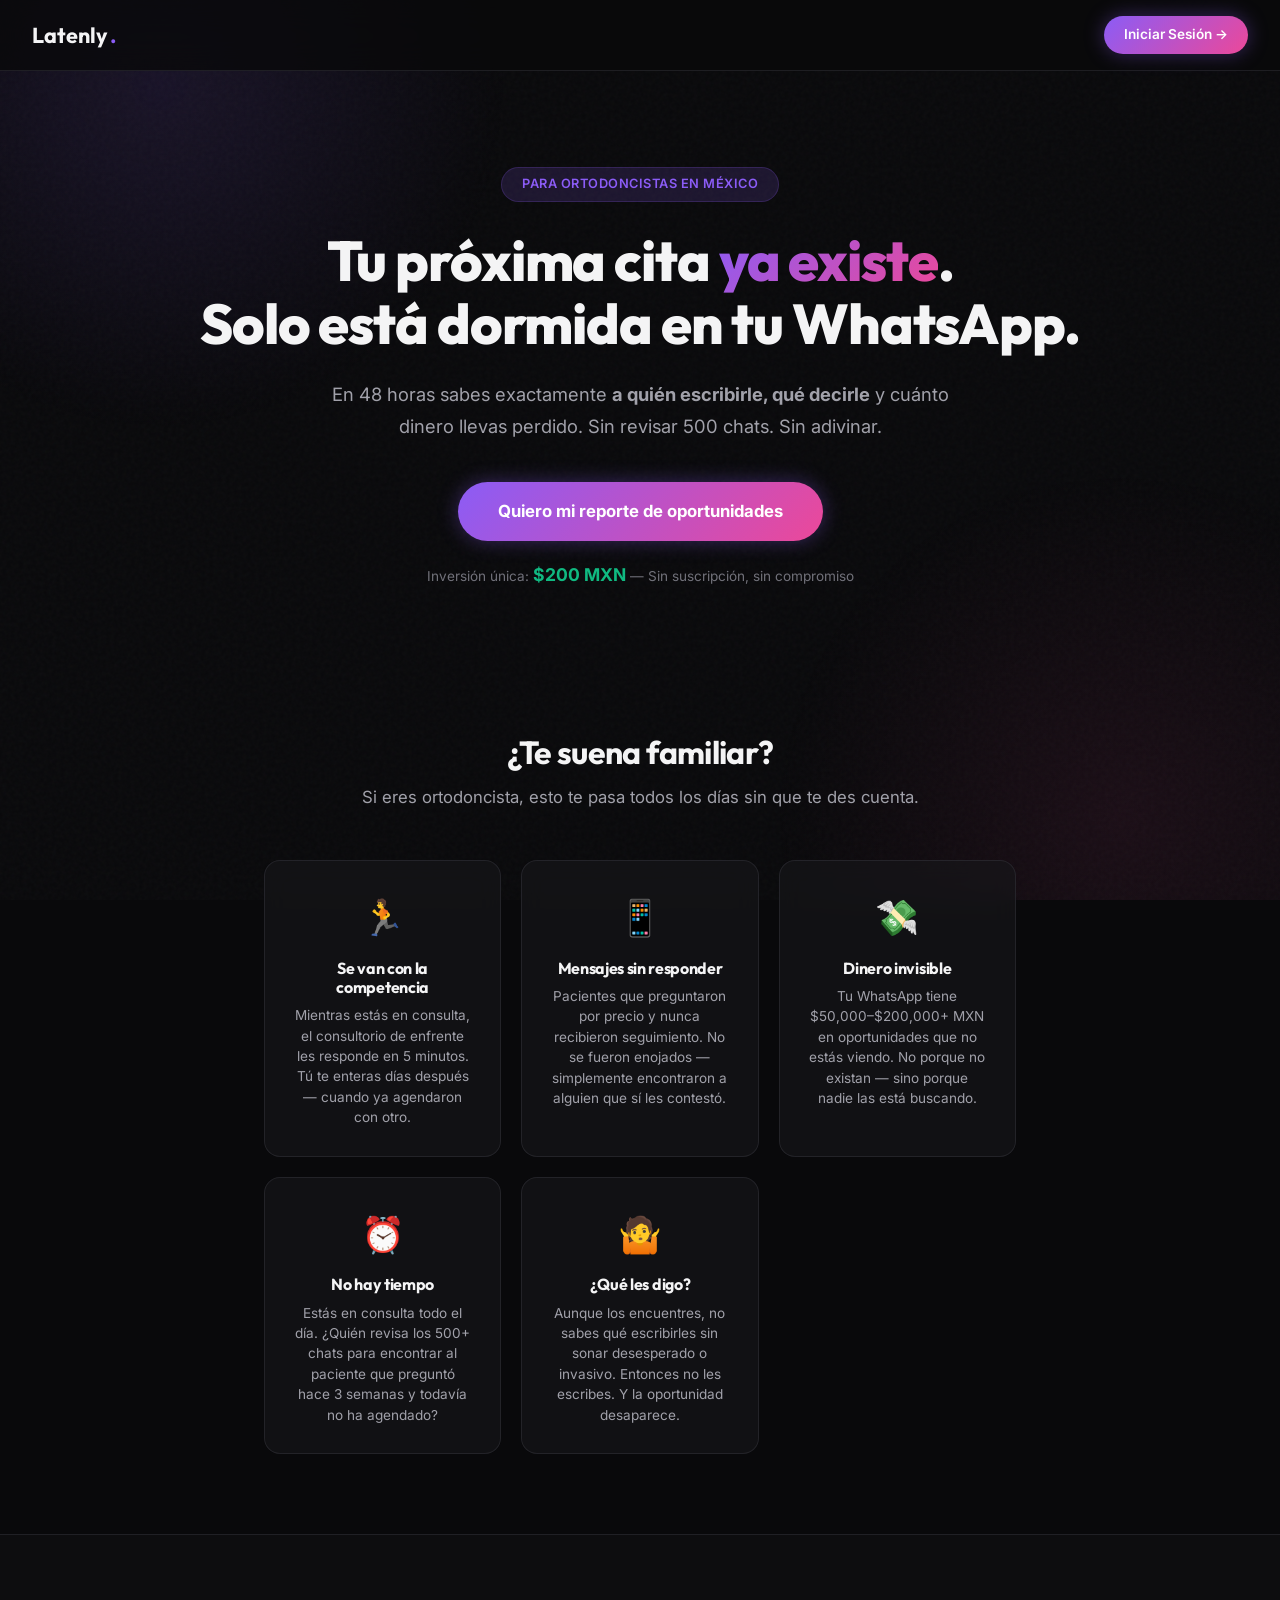
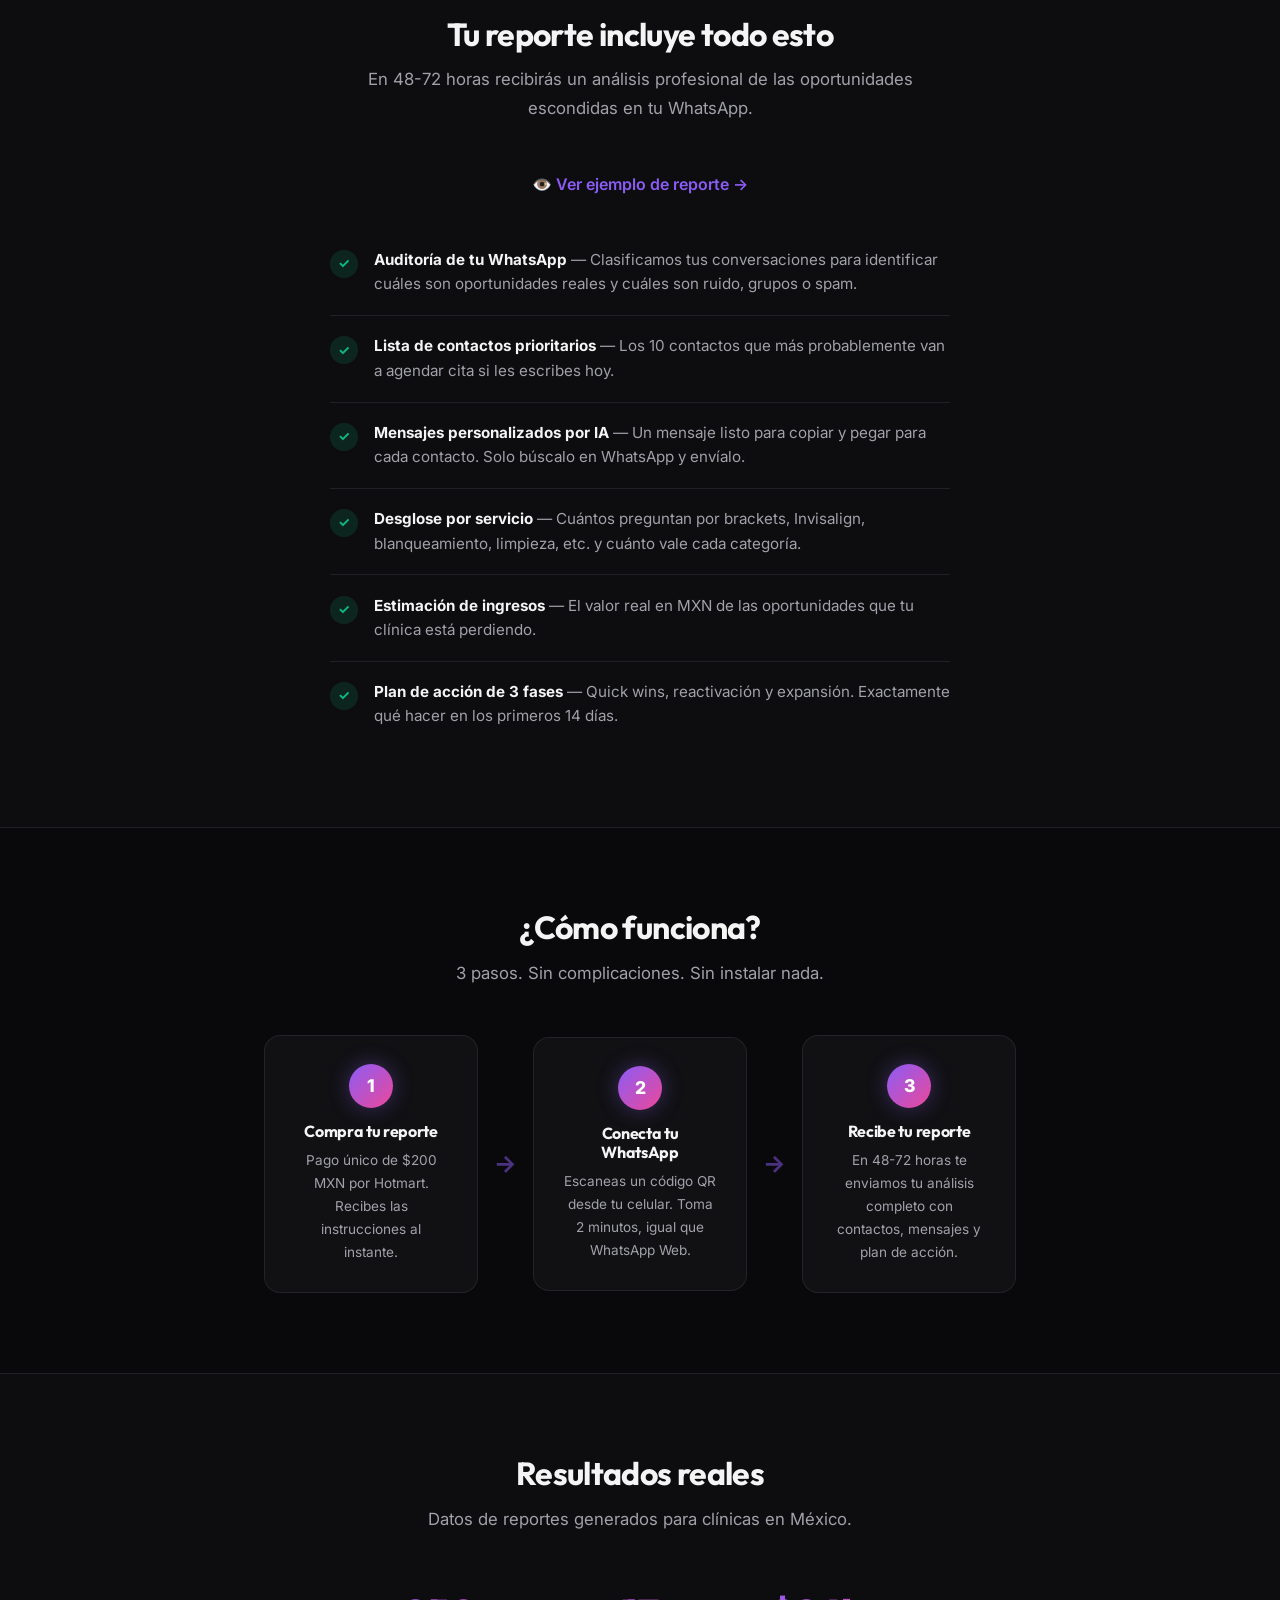
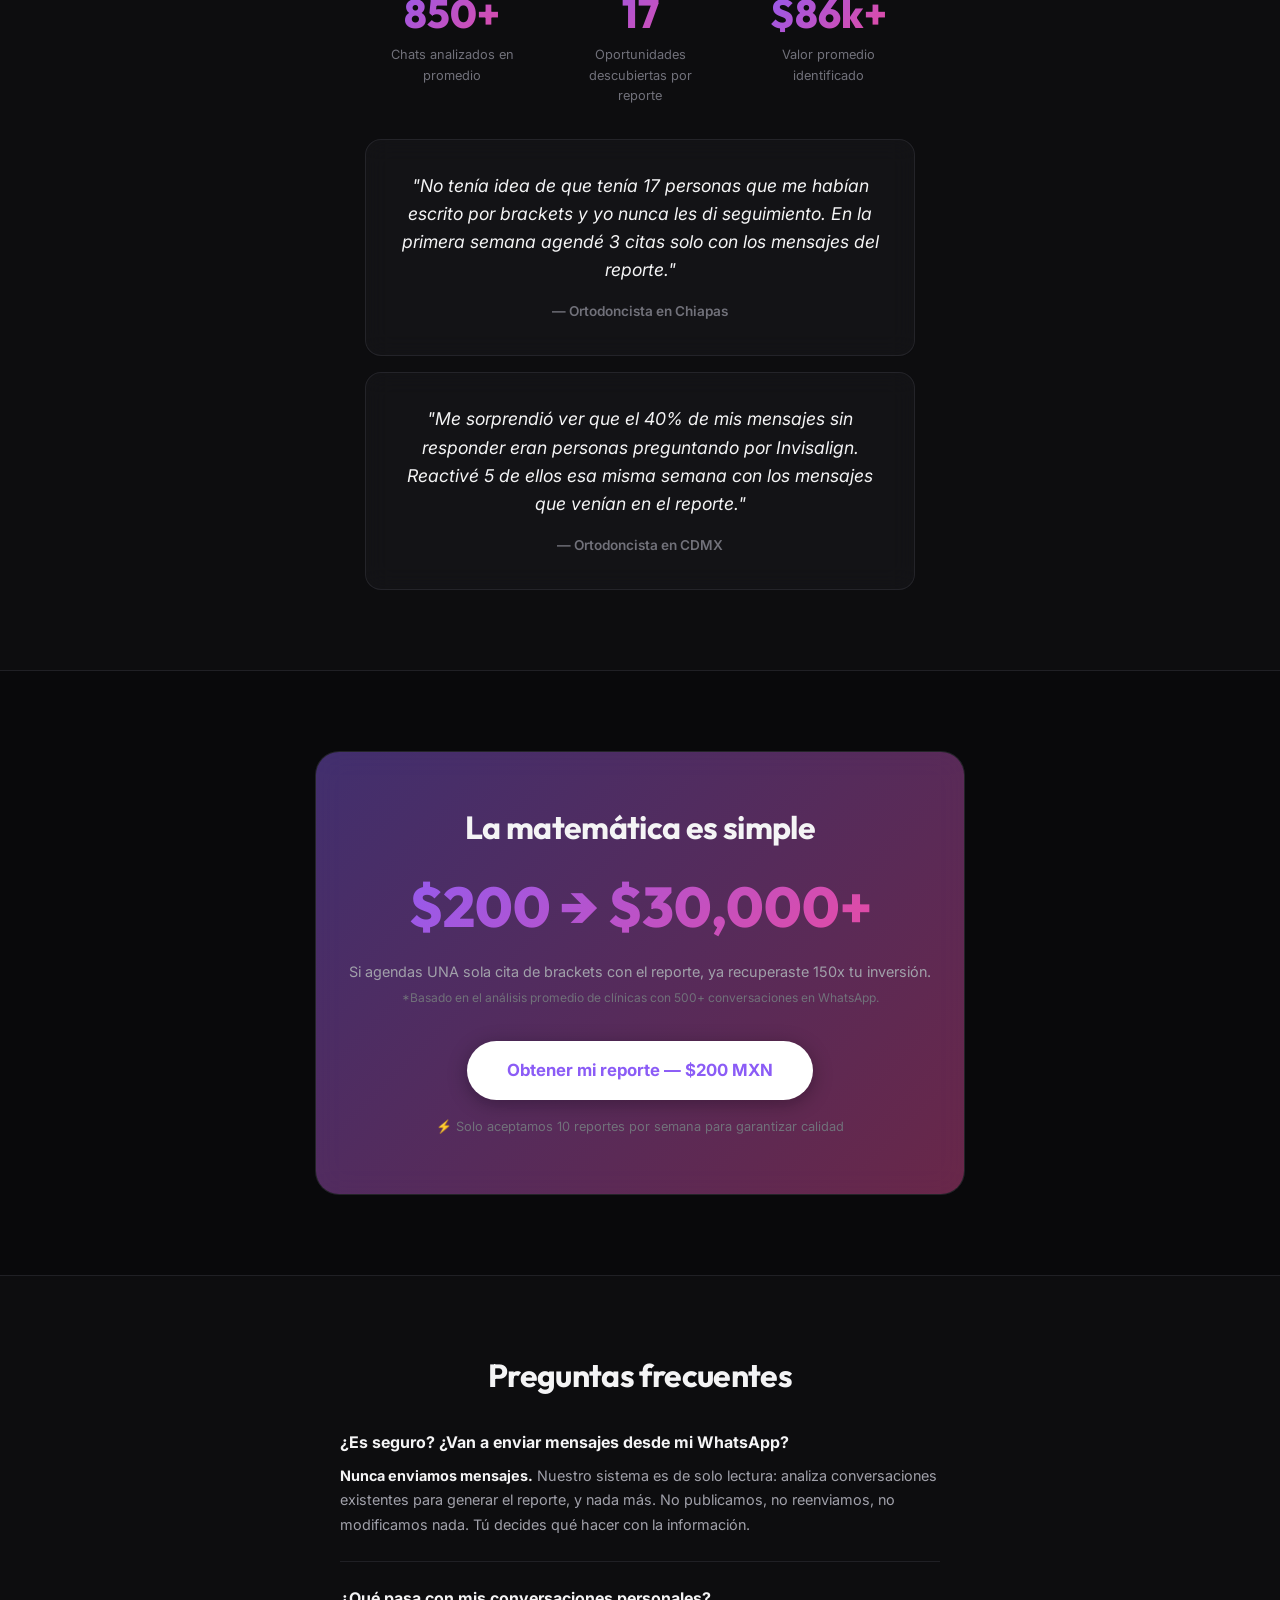
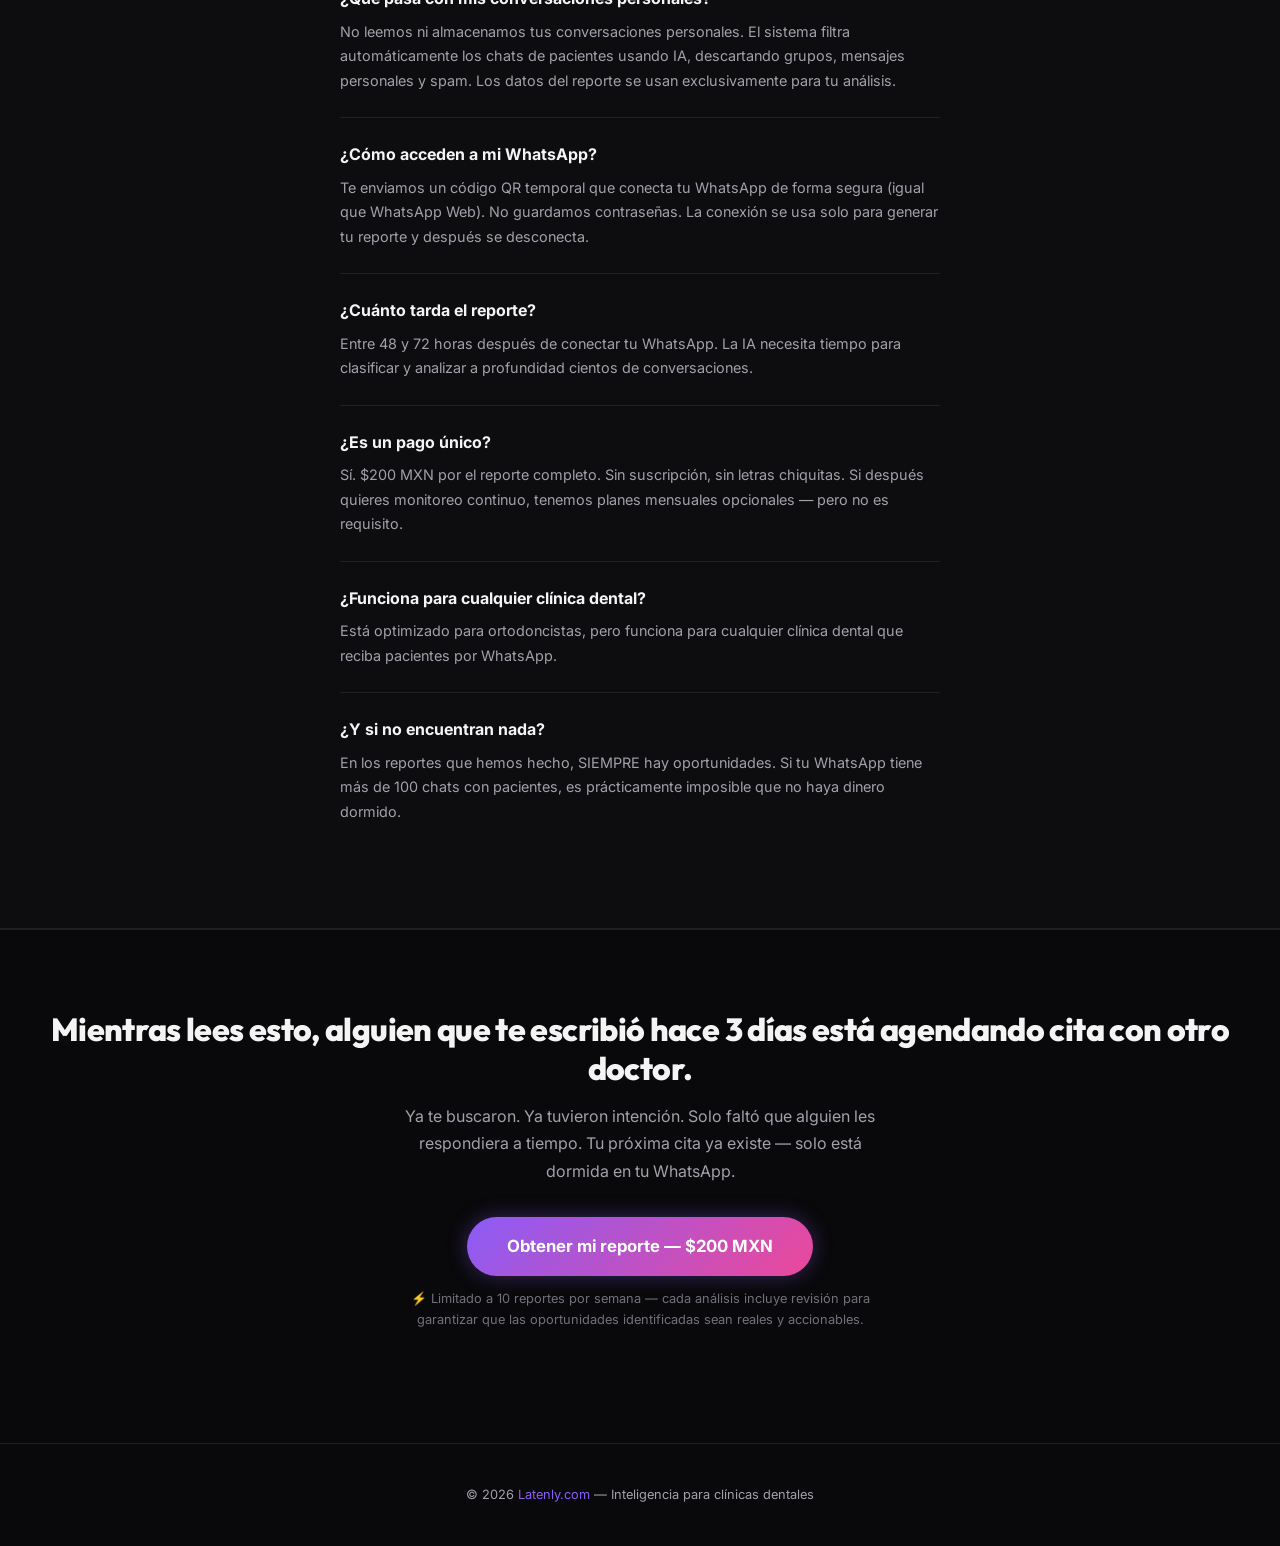
<file: index.html>
<!DOCTYPE html>
<html lang="es">

<head>
    <meta charset="UTF-8">
    <meta name="viewport" content="width=device-width, initial-scale=1.0">
    <title>Latenly — Descubre cuánto dinero está dormido en tu WhatsApp</title>
    <meta name="description"
        content="Análisis de IA de tu WhatsApp para ortodoncistas. Descubre pacientes listos para agendar que nadie está contactando.">
    <link rel="icon"
        href="data:image/svg+xml,<svg xmlns=%22http://www.w3.org/2000/svg%22 viewBox=%220 0 100 100%22><text y=%22.9em%22 font-size=%2290%22>🔮</text></svg>">
    <link rel="stylesheet" href="assets/css/global.css">
    <link rel="stylesheet" href="assets/css/landing.css">
    <!-- Google Tag Manager -->
    <script>(function (w, d, s, l, i) {
            w[l] = w[l] || []; w[l].push({
                'gtm.start':
                    new Date().getTime(), event: 'gtm.js'
            }); var f = d.getElementsByTagName(s)[0],
                j = d.createElement(s), dl = l != 'dataLayer' ? '&l=' + l : ''; j.async = true; j.src =
                    'https://www.googletagmanager.com/gtm.js?id=' + i + dl; f.parentNode.insertBefore(j, f);
        })(window, document, 'script', 'dataLayer', 'GTM-55PSCZS6');</script>
    <!-- End Google Tag Manager -->
</head>

<body>
    <!-- Google Tag Manager (noscript) -->
    <noscript><iframe src="https://www.googletagmanager.com/ns.html?id=GTM-55PSCZS6" height="0" width="0"
            style="display:none;visibility:hidden"></iframe></noscript>
    <!-- End Google Tag Manager (noscript) -->

    <!-- Background -->
    <div class="bg-ambient"></div>
    <div class="grain-overlay"></div>

    <!-- NAV -->
    <nav class="nav-bar">
        <a href="/" class="nav-logo">Latenly<span>.</span></a>
        <div class="nav-actions">
            <a href="/login/" class="nav-cta" id="navLoginBtn">Iniciar Sesión →</a>
        </div>
    </nav>

    <!-- HERO -->
    <section class="hero">
        <div class="hero-badge">PARA ORTODONCISTAS EN MÉXICO</div>
        <h1>Tu próxima cita <span class="accent">ya existe</span>.<br>Solo está dormida en tu WhatsApp.</h1>
        <p class="subtitle">
            En 48 horas sabes exactamente <strong>a quién escribirle,
                qué decirle</strong> y cuánto dinero llevas perdido. Sin revisar 500 chats. Sin adivinar.
        </p>
        <a href="#comprar" class="hero-cta">Quiero mi reporte de oportunidades</a>
        <span class="hero-price">Inversión única: <strong>$200 MXN</strong> — Sin suscripción, sin compromiso</span>
    </section>

    <!-- PAIN POINTS -->
    <section class="landing-section">
        <div class="landing-container">
            <h2>¿Te suena familiar?</h2>
            <p class="section-sub">Si eres ortodoncista, esto te pasa todos los días sin que te des cuenta.</p>
            <div class="pain-grid">
                <div class="pain-card">
                    <div class="pain-icon">🏃</div>
                    <h3>Se van con la competencia</h3>
                    <p>Mientras estás en consulta, el consultorio de enfrente les responde en 5 minutos. Tú te enteras
                        días después — cuando ya agendaron con otro.</p>
                </div>
                <div class="pain-card">
                    <div class="pain-icon">📱</div>
                    <h3>Mensajes sin responder</h3>
                    <p>Pacientes que preguntaron por precio y nunca recibieron seguimiento. No se fueron enojados —
                        simplemente encontraron a alguien que sí les contestó.</p>
                </div>
                <div class="pain-card">
                    <div class="pain-icon">💸</div>
                    <h3>Dinero invisible</h3>
                    <p>Tu WhatsApp tiene $50,000–$200,000+ MXN en oportunidades que no estás viendo. No porque no
                        existan — sino porque nadie las está buscando.</p>
                </div>
                <div class="pain-card">
                    <div class="pain-icon">⏰</div>
                    <h3>No hay tiempo</h3>
                    <p>Estás en consulta todo el día. ¿Quién revisa los 500+ chats para encontrar al paciente que
                        preguntó hace 3 semanas y todavía no ha agendado?</p>
                </div>
                <div class="pain-card">
                    <div class="pain-icon">🤷</div>
                    <h3>¿Qué les digo?</h3>
                    <p>Aunque los encuentres, no sabes qué escribirles sin sonar desesperado o invasivo. Entonces no les
                        escribes. Y la oportunidad desaparece.</p>
                </div>
            </div>
        </div>
    </section>

    <!-- WHAT YOU GET -->
    <section class="landing-section landing-section--alt">
        <div class="landing-container">
            <h2>Tu reporte incluye todo esto</h2>
            <p class="section-sub">En 48-72 horas recibirás un análisis profesional de las oportunidades escondidas en
                tu WhatsApp.</p>
            <p style="text-align:center; margin-bottom: 2rem;">
                <a href="/reporte/?test" target="_blank" class="demo-link">👁️ Ver ejemplo de reporte →</a>
            </p>
            <ul class="benefit-list">
                <li>
                    <span class="benefit-check">✓</span>
                    <div><strong>Auditoría de tu WhatsApp</strong> — Clasificamos tus conversaciones para identificar
                        cuáles son oportunidades reales y cuáles son ruido, grupos o spam.</div>
                </li>
                <li>
                    <span class="benefit-check">✓</span>
                    <div><strong>Lista de contactos prioritarios</strong> — Los 10 contactos que más probablemente van a
                        agendar cita si les escribes hoy.</div>
                </li>
                <li>
                    <span class="benefit-check">✓</span>
                    <div><strong>Mensajes personalizados por IA</strong> — Un mensaje listo para copiar y pegar para
                        cada contacto. Solo búscalo en WhatsApp y envíalo.</div>
                </li>
                <li>
                    <span class="benefit-check">✓</span>
                    <div><strong>Desglose por servicio</strong> — Cuántos preguntan por brackets, Invisalign,
                        blanqueamiento, limpieza, etc. y cuánto vale cada categoría.</div>
                </li>
                <li>
                    <span class="benefit-check">✓</span>
                    <div><strong>Estimación de ingresos</strong> — El valor real en MXN de las oportunidades que tu
                        clínica está perdiendo.</div>
                </li>
                <li>
                    <span class="benefit-check">✓</span>
                    <div><strong>Plan de acción de 3 fases</strong> — Quick wins, reactivación y expansión. Exactamente
                        qué hacer en los primeros 14 días.</div>
                </li>
            </ul>
        </div>
    </section>

    <!-- HOW IT WORKS -->
    <section class="landing-section">
        <div class="landing-container">
            <h2>¿Cómo funciona?</h2>
            <p class="section-sub">3 pasos. Sin complicaciones. Sin instalar nada.</p>
            <div class="steps-grid">
                <div class="step-card">
                    <div class="step-num">1</div>
                    <h3>Compra tu reporte</h3>
                    <p>Pago único de $200 MXN por Hotmart. Recibes las instrucciones al instante.</p>
                </div>
                <div class="step-arrow">→</div>
                <div class="step-card">
                    <div class="step-num">2</div>
                    <h3>Conecta tu WhatsApp</h3>
                    <p>Escaneas un código QR desde tu celular. Toma 2 minutos, igual que WhatsApp Web.</p>
                </div>
                <div class="step-arrow">→</div>
                <div class="step-card">
                    <div class="step-num">3</div>
                    <h3>Recibe tu reporte</h3>
                    <p>En 48-72 horas te enviamos tu análisis completo con contactos, mensajes y plan de acción.</p>
                </div>
            </div>
        </div>
    </section>

    <!-- SOCIAL PROOF -->
    <section class="landing-section landing-section--alt">
        <div class="landing-container">
            <h2>Resultados reales</h2>
            <p class="section-sub">Datos de reportes generados para clínicas en México.</p>
            <div class="proof-stats">
                <div class="proof-stat">
                    <div class="proof-stat-num">850+</div>
                    <div class="proof-stat-lbl">Chats analizados en promedio</div>
                </div>
                <div class="proof-stat">
                    <div class="proof-stat-num">17</div>
                    <div class="proof-stat-lbl">Oportunidades descubiertas por reporte</div>
                </div>
                <div class="proof-stat">
                    <div class="proof-stat-num">$86k+</div>
                    <div class="proof-stat-lbl">Valor promedio identificado</div>
                </div>
            </div>
            <div class="proof-card" style="margin-top: 2rem;">
                <p class="proof-quote">"No tenía idea de que tenía 17 personas que me habían escrito por brackets y yo
                    nunca les di seguimiento. En la primera semana agendé 3 citas solo con los mensajes del reporte."
                </p>
                <p class="proof-author">— Ortodoncista en Chiapas</p>
            </div>
            <div class="proof-card" style="margin-top: 1rem;">
                <p class="proof-quote">"Me sorprendió ver que el 40% de mis mensajes sin responder eran personas
                    preguntando por Invisalign. Reactivé 5 de ellos esa misma semana con los mensajes que venían en el
                    reporte."</p>
                <p class="proof-author">— Ortodoncista en CDMX</p>
            </div>
        </div>
    </section>

    <!-- ROI -->
    <section class="landing-section" id="comprar">
        <div class="landing-container">
            <div class="roi-box">
                <h2>La matemática es simple</h2>
                <div class="roi-number">$200 → $30,000+</div>
                <p class="roi-label">Si agendas UNA sola cita de brackets con el reporte, ya recuperaste 150x tu
                    inversión.<br><small>*Basado en el análisis promedio de clínicas con 500+ conversaciones en
                        WhatsApp.</small></p>
                <a href="https://hotmart.com/PLACEHOLDER" class="hero-cta" target="_blank" id="buyButton">
                    Obtener mi reporte — $200 MXN
                </a>
                <p style="margin-top: 1rem; font-size: 0.8rem; color: var(--text-tertiary);">⚡ Solo aceptamos 10
                    reportes por semana para garantizar calidad</p>
            </div>
        </div>
    </section>

    <!-- FAQ -->
    <section class="landing-section landing-section--alt">
        <div class="landing-container">
            <h2>Preguntas frecuentes</h2>
            <div class="faq-list">
                <div class="faq-item">
                    <div class="faq-q">¿Es seguro? ¿Van a enviar mensajes desde mi WhatsApp?</div>
                    <div class="faq-a"><strong>Nunca enviamos mensajes.</strong> Nuestro sistema es de solo lectura:
                        analiza conversaciones existentes para generar el reporte, y nada más. No publicamos, no
                        reenviamos, no modificamos nada. Tú decides qué hacer con la información.</div>
                </div>
                <div class="faq-item">
                    <div class="faq-q">¿Qué pasa con mis conversaciones personales?</div>
                    <div class="faq-a">No leemos ni almacenamos tus conversaciones personales. El sistema filtra
                        automáticamente los chats de pacientes usando IA, descartando grupos, mensajes personales y
                        spam. Los datos del reporte se usan exclusivamente para tu análisis.</div>
                </div>
                <div class="faq-item">
                    <div class="faq-q">¿Cómo acceden a mi WhatsApp?</div>
                    <div class="faq-a">Te enviamos un código QR temporal que conecta tu WhatsApp de forma segura (igual
                        que WhatsApp Web). No guardamos contraseñas. La conexión se usa solo para generar tu reporte y
                        después se desconecta.</div>
                </div>
                <div class="faq-item">
                    <div class="faq-q">¿Cuánto tarda el reporte?</div>
                    <div class="faq-a">Entre 48 y 72 horas después de conectar tu WhatsApp. La IA necesita tiempo para
                        clasificar y analizar a profundidad cientos de conversaciones.</div>
                </div>
                <div class="faq-item">
                    <div class="faq-q">¿Es un pago único?</div>
                    <div class="faq-a">Sí. $200 MXN por el reporte completo. Sin suscripción, sin letras chiquitas. Si
                        después quieres monitoreo continuo, tenemos planes mensuales opcionales — pero no es requisito.
                    </div>
                </div>
                <div class="faq-item">
                    <div class="faq-q">¿Funciona para cualquier clínica dental?</div>
                    <div class="faq-a">Está optimizado para ortodoncistas, pero funciona para cualquier clínica dental
                        que reciba pacientes por WhatsApp.</div>
                </div>
                <div class="faq-item">
                    <div class="faq-q">¿Y si no encuentran nada?</div>
                    <div class="faq-a">En los reportes que hemos hecho, SIEMPRE hay oportunidades. Si tu WhatsApp tiene
                        más de 100 chats con pacientes, es prácticamente imposible que no haya dinero dormido.</div>
                </div>
            </div>
        </div>
    </section>

    <!-- FINAL CTA -->
    <section class="final-cta">
        <h2>Mientras lees esto, alguien que te escribió hace 3 días está agendando cita con otro doctor.</h2>
        <p>Ya te buscaron. Ya tuvieron intención. Solo faltó que alguien les respondiera a tiempo.
            Tu próxima cita ya existe — solo está dormida en tu WhatsApp.</p>
        <a href="https://hotmart.com/PLACEHOLDER" class="hero-cta" target="_blank">
            Obtener mi reporte — $200 MXN
        </a>
        <p class="scarcity">⚡ Limitado a 10 reportes por semana — cada análisis incluye revisión para garantizar que las
            oportunidades identificadas sean reales y accionables.</p>
    </section>

    <!-- FOOTER -->
    <footer class="landing-footer">
        <p>© 2026 <a href="/">Latenly.com</a> — Inteligencia para clínicas dentales</p>
    </footer>

    <!-- Auth Check Script for Nav -->
    <script>
        document.addEventListener('DOMContentLoaded', () => {
            let isLoggedIn = false;
            for (let i = 0; i < localStorage.length; i++) {
                const key = localStorage.key(i);
                if (key && key.startsWith('sb-') && key.endsWith('-auth-token')) {
                    isLoggedIn = true;
                    break;
                }
            }
            if (isLoggedIn) {
                const loginBtn = document.getElementById('navLoginBtn');
                if (loginBtn) {
                    loginBtn.href = '/reporte/';
                    loginBtn.textContent = 'Ver mi Reporte →';
                }
            }
        });
    </script>
</body>

</html>
</file>
<file: assets/css/global.css>
/* ═══════════════════════════════════════════════════════════════
   Latenly — Premium Design System (Dark Mode)
   Fonts: Outfit (Display) + Inter (UI)
   ═══════════════════════════════════════════════════════════════ */
@import url('https://fonts.googleapis.com/css2?family=Inter:wght@300;400;500;600;700;800&family=Outfit:wght@400;500;600;700;800&display=swap');

/* ── Design Tokens ─────────────────────────────────────────── */
:root {
  /* Backgrounds */
  --bg-base:      #09090b;
  --bg-surface:   rgba(24, 24, 27, 0.6);
  --bg-elevated:  rgba(39, 39, 42, 0.5);
  --bg-hover:     rgba(63, 63, 70, 0.3);
  --bg-input:     rgba(24, 24, 27, 0.8);

  /* Borders */
  --border-subtle:  rgba(63, 63, 70, 0.4);
  --border-default: rgba(82, 82, 91, 0.5);
  --border-strong:  rgba(113, 113, 122, 0.5);
  --border-glow:    rgba(139, 92, 246, 0.3);

  /* Text */
  --text-primary:   #f4f4f5;
  --text-secondary: #a1a1aa;
  --text-tertiary:  #71717a;
  --text-inverse:   #09090b;

  /* Brand Colors */
  --brand-violet:     #8b5cf6;
  --brand-violet-dim: rgba(139, 92, 246, 0.15);
  --brand-pink:       #ec4899;
  --brand-pink-dim:   rgba(236, 72, 153, 0.15);
  --brand-gradient:   linear-gradient(135deg, #8b5cf6, #ec4899);
  --brand-gradient-r: linear-gradient(135deg, #ec4899, #8b5cf6);

  /* Semantic Colors */
  --color-success:     #10b981;
  --color-success-dim: rgba(16, 185, 129, 0.15);
  --color-warning:     #f59e0b;
  --color-warning-dim: rgba(245, 158, 11, 0.15);
  --color-danger:      #ef4444;
  --color-danger-dim:  rgba(239, 68, 68, 0.15);
  --color-info:        #3b82f6;
  --color-info-dim:    rgba(59, 130, 246, 0.15);

  /* Shadows */
  --shadow-sm:  0 1px 2px rgba(0, 0, 0, 0.3);
  --shadow-md:  0 4px 12px rgba(0, 0, 0, 0.4);
  --shadow-lg:  0 8px 30px rgba(0, 0, 0, 0.5);
  --shadow-xl:  0 20px 50px rgba(0, 0, 0, 0.6);
  --shadow-glow-violet: 0 0 20px rgba(139, 92, 246, 0.35);
  --shadow-glow-pink:   0 0 20px rgba(236, 72, 153, 0.3);
  --shadow-glow-green:  0 0 20px rgba(16, 185, 129, 0.3);

  /* Radii */
  --radius-sm:   0.375rem;
  --radius-md:   0.5rem;
  --radius-lg:   0.75rem;
  --radius-xl:   1rem;
  --radius-2xl:  1.5rem;
  --radius-full: 9999px;

  /* Typography */
  --font-display: 'Outfit', sans-serif;
  --font-ui:      'Inter', sans-serif;

  /* Transitions */
  --transition-fast: 150ms ease;
  --transition-base: 250ms ease;
  --transition-slow: 400ms cubic-bezier(0.16, 1, 0.3, 1);
}

/* ── Reset & Base ──────────────────────────────────────────── */
*,
*::before,
*::after {
  box-sizing: border-box;
  margin: 0;
  padding: 0;
}

html {
  scroll-behavior: smooth;
}

body {
  font-family: var(--font-ui);
  background-color: var(--bg-base);
  color: var(--text-primary);
  line-height: 1.6;
  -webkit-font-smoothing: antialiased;
  -moz-osx-font-smoothing: grayscale;
  overflow-x: hidden;
  min-height: 100vh;
  position: relative;
}

/* ── Ambient Background ────────────────────────────────────── */
.bg-ambient {
  position: fixed;
  inset: 0;
  z-index: -2;
  pointer-events: none;
  overflow: hidden;
}

.bg-ambient::before {
  content: '';
  position: absolute;
  top: -30%;
  left: -15%;
  width: 55vw;
  height: 55vw;
  background: radial-gradient(circle, rgba(139, 92, 246, 0.12) 0%, transparent 70%);
  border-radius: 50%;
  animation: ambient-float 20s ease-in-out infinite alternate;
}

.bg-ambient::after {
  content: '';
  position: absolute;
  bottom: -30%;
  right: -15%;
  width: 55vw;
  height: 55vw;
  background: radial-gradient(circle, rgba(236, 72, 153, 0.08) 0%, transparent 70%);
  border-radius: 50%;
  animation: ambient-float 25s ease-in-out infinite alternate-reverse;
}

@keyframes ambient-float {
  0%   { transform: translate(0, 0) scale(1); }
  100% { transform: translate(30px, -20px) scale(1.05); }
}

/* Grain Overlay */
.grain-overlay {
  position: fixed;
  inset: 0;
  z-index: -1;
  pointer-events: none;
  background-image: url("data:image/svg+xml,%3Csvg viewBox='0 0 256 256' xmlns='http://www.w3.org/2000/svg'%3E%3Cfilter id='n'%3E%3CfeTurbulence type='fractalNoise' baseFrequency='0.85' numOctaves='3' stitchTiles='stitch'/%3E%3C/filter%3E%3Crect width='100%25' height='100%25' filter='url(%23n)' opacity='0.03'/%3E%3C/svg%3E");
}

/* ── Typography ────────────────────────────────────────────── */
h1, h2, h3, h4, h5, h6 {
  font-family: var(--font-display);
  color: var(--text-primary);
  font-weight: 700;
  line-height: 1.2;
  letter-spacing: -0.02em;
}

h1 { font-size: clamp(2rem, 5vw, 3.5rem); }
h2 { font-size: clamp(1.5rem, 3.5vw, 2.25rem); }
h3 { font-size: clamp(1.125rem, 2.5vw, 1.5rem); }
h4 { font-size: 1.125rem; }

p {
  color: var(--text-secondary);
  line-height: 1.7;
}

a {
  color: var(--brand-violet);
  text-decoration: none;
  transition: color var(--transition-fast);
}

a:hover {
  color: var(--brand-pink);
}

.gradient-text {
  background: var(--brand-gradient);
  -webkit-background-clip: text;
  -webkit-text-fill-color: transparent;
  background-clip: text;
}

.gradient-text-green {
  background: linear-gradient(135deg, #34d399, #10b981);
  -webkit-background-clip: text;
  -webkit-text-fill-color: transparent;
  background-clip: text;
}

.text-secondary { color: var(--text-secondary); }
.text-center { text-align: center; }

/* ── Layout ────────────────────────────────────────────────── */
.container {
  width: 100%;
  max-width: 1200px;
  margin: 0 auto;
  padding: 0 1.5rem;
}

.container-sm {
  width: 100%;
  max-width: 800px;
  margin: 0 auto;
  padding: 0 1.5rem;
}

.container-xs {
  width: 100%;
  max-width: 480px;
  margin: 0 auto;
  padding: 0 1.5rem;
}

/* ── Glassmorphism Panel ───────────────────────────────────── */
.glass-panel {
  background: var(--bg-surface);
  backdrop-filter: blur(16px);
  -webkit-backdrop-filter: blur(16px);
  border: 1px solid var(--border-subtle);
  border-radius: var(--radius-xl);
  padding: 1.5rem;
  box-shadow: var(--shadow-sm);
  transition: transform var(--transition-slow), box-shadow var(--transition-slow), border-color var(--transition-base);
}

.glass-panel:hover {
  transform: translateY(-2px);
  box-shadow: var(--shadow-md);
  border-color: var(--border-default);
}

.glass-panel-static {
  background: var(--bg-surface);
  backdrop-filter: blur(16px);
  -webkit-backdrop-filter: blur(16px);
  border: 1px solid var(--border-subtle);
  border-radius: var(--radius-xl);
  padding: 1.5rem;
  box-shadow: var(--shadow-sm);
}

/* Glow Border Effect */
.glow-border {
  position: relative;
}

.glow-border::before {
  content: '';
  position: absolute;
  inset: -1px;
  border-radius: inherit;
  background: linear-gradient(135deg, var(--brand-violet), transparent 40%, var(--color-success));
  z-index: -1;
  opacity: 0.5;
  transition: opacity var(--transition-base);
}

.glow-border:hover::before {
  opacity: 0.75;
}

/* ── Buttons ───────────────────────────────────────────────── */
button {
  font-family: var(--font-ui);
  cursor: pointer;
  border: none;
  outline: none;
}

.btn-glow {
  display: inline-flex;
  align-items: center;
  justify-content: center;
  gap: 0.5rem;
  background: var(--brand-gradient);
  color: white;
  border: none;
  padding: 0.75rem 2rem;
  border-radius: var(--radius-full);
  font-size: 1rem;
  font-weight: 600;
  font-family: var(--font-ui);
  cursor: pointer;
  box-shadow: var(--shadow-glow-violet);
  transition: transform var(--transition-base), box-shadow var(--transition-base);
  text-decoration: none;
  white-space: nowrap;
}

.btn-glow:hover {
  transform: translateY(-2px);
  box-shadow: 0 0 35px rgba(139, 92, 246, 0.5);
  text-decoration: none;
  color: white;
}

.btn-glow:active {
  transform: translateY(0);
}

.btn-glow.large {
  padding: 1rem 3rem;
  font-size: 1.1rem;
}

.btn-glow-green {
  display: inline-flex;
  align-items: center;
  justify-content: center;
  gap: 0.5rem;
  background: linear-gradient(135deg, #25D366, #128C7E);
  color: white;
  border: none;
  padding: 0.75rem 2rem;
  border-radius: var(--radius-full);
  font-size: 1rem;
  font-weight: 600;
  font-family: var(--font-ui);
  cursor: pointer;
  box-shadow: var(--shadow-glow-green);
  transition: transform var(--transition-base), box-shadow var(--transition-base);
  text-decoration: none;
}

.btn-glow-green:hover {
  transform: translateY(-2px);
  box-shadow: 0 0 35px rgba(37, 211, 102, 0.45);
  text-decoration: none;
  color: white;
}

.btn-outline {
  display: inline-flex;
  align-items: center;
  justify-content: center;
  gap: 0.5rem;
  background: transparent;
  color: var(--text-primary);
  border: 1.5px solid var(--border-default);
  padding: 0.75rem 2rem;
  border-radius: var(--radius-full);
  font-size: 1rem;
  font-weight: 500;
  font-family: var(--font-ui);
  cursor: pointer;
  transition: all var(--transition-base);
  text-decoration: none;
}

.btn-outline:hover {
  border-color: var(--brand-violet);
  color: var(--brand-violet);
  background: var(--brand-violet-dim);
  text-decoration: none;
}

.btn-outline.large {
  padding: 1rem 2.5rem;
  font-size: 1.05rem;
}

.btn-ghost {
  display: inline-flex;
  align-items: center;
  gap: 0.5rem;
  background: transparent;
  color: var(--text-secondary);
  border: none;
  padding: 0.5rem 1rem;
  border-radius: var(--radius-md);
  font-size: 0.875rem;
  font-weight: 500;
  font-family: var(--font-ui);
  cursor: pointer;
  transition: all var(--transition-fast);
}

.btn-ghost:hover {
  color: var(--text-primary);
  background: var(--bg-hover);
}

/* ── Badges ────────────────────────────────────────────────── */
.badge {
  display: inline-flex;
  align-items: center;
  gap: 0.25rem;
  padding: 0.2rem 0.75rem;
  border-radius: var(--radius-full);
  font-size: 0.75rem;
  font-weight: 600;
  letter-spacing: 0.02em;
  white-space: nowrap;
}

.badge-violet {
  background: var(--brand-violet-dim);
  color: var(--brand-violet);
}

.badge-pink {
  background: var(--brand-pink-dim);
  color: var(--brand-pink);
}

.badge-success {
  background: var(--color-success-dim);
  color: var(--color-success);
}

.badge-warning {
  background: var(--color-warning-dim);
  color: var(--color-warning);
}

.badge-danger {
  background: var(--color-danger-dim);
  color: var(--color-danger);
}

.badge-info {
  background: var(--color-info-dim);
  color: var(--color-info);
}

/* ── Form Inputs ───────────────────────────────────────────── */
.input-field {
  width: 100%;
  background: var(--bg-input);
  border: 1.5px solid var(--border-subtle);
  border-radius: var(--radius-lg);
  padding: 0.875rem 1rem;
  font-size: 1rem;
  font-family: var(--font-ui);
  color: var(--text-primary);
  outline: none;
  transition: border-color var(--transition-base), box-shadow var(--transition-base);
}

.input-field::placeholder {
  color: var(--text-tertiary);
}

.input-field:focus {
  border-color: var(--brand-violet);
  box-shadow: 0 0 0 3px rgba(139, 92, 246, 0.15);
}

.input-field:hover:not(:focus) {
  border-color: var(--border-default);
}

.input-label {
  display: block;
  font-size: 0.875rem;
  font-weight: 500;
  color: var(--text-secondary);
  margin-bottom: 0.5rem;
}

.input-error {
  font-size: 0.8rem;
  color: var(--color-danger);
  margin-top: 0.4rem;
  display: none;
}

.input-error.visible {
  display: block;
}

/* ── Skeleton Loading ──────────────────────────────────────── */
.skeleton {
  background: linear-gradient(
    90deg,
    rgba(63, 63, 70, 0.3) 25%,
    rgba(82, 82, 91, 0.3) 50%,
    rgba(63, 63, 70, 0.3) 75%
  );
  background-size: 200% 100%;
  animation: skeleton-shimmer 1.8s ease-in-out infinite;
  border-radius: var(--radius-md);
}

@keyframes skeleton-shimmer {
  0%   { background-position: 200% 0; }
  100% { background-position: -200% 0; }
}

/* ── Spinner ───────────────────────────────────────────────── */
.spinner {
  width: 48px;
  height: 48px;
  border: 3px solid rgba(139, 92, 246, 0.2);
  border-radius: 50%;
  border-top-color: var(--brand-violet);
  animation: spin 0.8s ease-in-out infinite;
  margin: 0 auto;
}

.spinner-sm {
  width: 20px;
  height: 20px;
  border-width: 2px;
}

@keyframes spin {
  to { transform: rotate(360deg); }
}

/* ── Toast Notifications ───────────────────────────────────── */
.toast-container {
  position: fixed;
  bottom: 1.5rem;
  left: 50%;
  transform: translateX(-50%);
  z-index: 9999;
  display: flex;
  flex-direction: column;
  gap: 0.5rem;
}

.toast {
  background: var(--bg-elevated);
  backdrop-filter: blur(16px);
  color: var(--text-primary);
  padding: 0.85rem 1.25rem;
  border-radius: var(--radius-lg);
  border: 1px solid var(--border-subtle);
  font-size: 0.875rem;
  box-shadow: var(--shadow-lg);
  animation: toast-slide-up 0.4s cubic-bezier(0.16, 1, 0.3, 1) forwards;
  opacity: 0;
  transform: translateY(20px);
}

@keyframes toast-slide-up {
  to {
    opacity: 1;
    transform: translateY(0);
  }
}

.toast.fade-out {
  animation: toast-fade-out 0.3s ease forwards;
}

@keyframes toast-fade-out {
  to {
    opacity: 0;
    transform: translateY(-10px);
  }
}

/* ── Animations ────────────────────────────────────────────── */
.slide-up-anim {
  opacity: 0;
  transform: translateY(30px);
  transition: opacity 0.8s cubic-bezier(0.16, 1, 0.3, 1),
              transform 0.8s cubic-bezier(0.16, 1, 0.3, 1);
}

.slide-up-anim.visible {
  opacity: 1;
  transform: translateY(0);
}

@keyframes fadeIn {
  from { opacity: 0; }
  to   { opacity: 1; }
}

@keyframes fadeInUp {
  from {
    opacity: 0;
    transform: translateY(20px);
  }
  to {
    opacity: 1;
    transform: translateY(0);
  }
}

@keyframes pulse-glow {
  0%, 100% { box-shadow: var(--shadow-glow-violet); }
  50%      { box-shadow: 0 0 35px rgba(139, 92, 246, 0.5); }
}

/* ── Nav Bar ───────────────────────────────────────────────── */
.nav-bar {
  display: flex;
  justify-content: space-between;
  align-items: center;
  padding: 1rem 2rem;
  position: sticky;
  top: 0;
  z-index: 100;
  background: rgba(9, 9, 11, 0.8);
  backdrop-filter: blur(16px);
  -webkit-backdrop-filter: blur(16px);
  border-bottom: 1px solid var(--border-subtle);
}

.nav-logo {
  font-family: var(--font-display);
  font-weight: 700;
  font-size: 1.35rem;
  color: var(--text-primary);
  text-decoration: none;
  display: flex;
  align-items: center;
  gap: 0.15rem;
}

.nav-logo span {
  color: var(--brand-violet);
}

.nav-logo:hover {
  color: var(--text-primary);
  text-decoration: none;
}

.nav-actions {
  display: flex;
  align-items: center;
  gap: 1rem;
}

.nav-link {
  color: var(--text-secondary);
  font-size: 0.9rem;
  font-weight: 500;
  text-decoration: none;
  transition: color var(--transition-fast);
  padding: 0.4rem 0.75rem;
  border-radius: var(--radius-md);
}

.nav-link:hover {
  color: var(--text-primary);
  text-decoration: none;
}

.nav-cta {
  background: var(--brand-gradient);
  color: white;
  padding: 0.5rem 1.25rem;
  border-radius: var(--radius-full);
  font-size: 0.85rem;
  font-weight: 600;
  text-decoration: none;
  transition: transform var(--transition-base), box-shadow var(--transition-base);
  box-shadow: var(--shadow-glow-violet);
}

.nav-cta:hover {
  transform: translateY(-1px);
  box-shadow: 0 0 25px rgba(139, 92, 246, 0.4);
  text-decoration: none;
  color: white;
}

/* ── Responsive ────────────────────────────────────────────── */
@media (max-width: 768px) {
  .nav-bar {
    padding: 0.85rem 1rem;
  }

  .nav-link {
    display: none;
  }
}

@media (max-width: 480px) {
  .btn-glow.large {
    padding: 0.85rem 2rem;
    font-size: 1rem;
  }

  .btn-outline.large {
    padding: 0.85rem 2rem;
    font-size: 1rem;
  }
}
</file>
<file: assets/css/landing.css>
/* ═══════════════════════════════════════════════════════════════
   Latenly — Landing Page Premium (Dark Mode)
   Inherits from global.css design tokens
   ═══════════════════════════════════════════════════════════════ */

/* ── Hero ──────────────────────────────────────────────────── */
.hero {
  text-align: center;
  padding: 6rem 1.5rem 4rem;
  position: relative;
}

.hero > * {
  position: relative;
  z-index: 1;
}

.hero-badge {
  display: inline-block;
  background: var(--brand-violet-dim);
  color: var(--brand-violet);
  font-size: 0.8rem;
  font-weight: 600;
  padding: 0.4rem 1.25rem;
  border-radius: var(--radius-full);
  margin-bottom: 1.75rem;
  letter-spacing: 0.5px;
  border: 1px solid rgba(139, 92, 246, 0.2);
  animation: fadeInUp 0.8s ease forwards;
}

.hero h1 {
  font-size: clamp(2.2rem, 5vw, 3.5rem);
  font-weight: 800;
  line-height: 1.12;
  margin-bottom: 1.5rem;
  animation: fadeInUp 0.8s 0.1s ease forwards;
  opacity: 0;
}

.hero h1 .accent {
  background: var(--brand-gradient);
  -webkit-background-clip: text;
  background-clip: text;
  -webkit-text-fill-color: transparent;
}

.hero .subtitle {
  font-size: 1.15rem;
  color: var(--text-secondary);
  max-width: 620px;
  margin: 0 auto 2.5rem;
  line-height: 1.7;
  animation: fadeInUp 0.8s 0.2s ease forwards;
  opacity: 0;
}

.hero-cta {
  display: inline-flex;
  align-items: center;
  gap: 0.5rem;
  background: var(--brand-gradient);
  color: white;
  padding: 1rem 2.5rem;
  border-radius: var(--radius-full);
  font-size: 1.05rem;
  font-weight: 700;
  text-decoration: none;
  box-shadow: var(--shadow-glow-violet);
  transition: transform var(--transition-base), box-shadow var(--transition-base);
  animation: fadeInUp 0.8s 0.3s ease forwards, pulse-glow 3s 1.5s ease-in-out infinite;
  opacity: 0;
}

.hero-cta:hover {
  transform: translateY(-3px);
  box-shadow: 0 0 40px rgba(139, 92, 246, 0.5);
  text-decoration: none;
  color: white;
}

.hero-price {
  display: block;
  margin-top: 1.25rem;
  font-size: 0.85rem;
  color: var(--text-tertiary);
  animation: fadeInUp 0.8s 0.4s ease forwards;
  opacity: 0;
}

.hero-price strong {
  color: var(--color-success);
  font-size: 1.1rem;
}

/* ── Sections ──────────────────────────────────────────────── */
.landing-section {
  padding: 5rem 0;
  position: relative;
}

.landing-section--alt {
  background: rgba(24, 24, 27, 0.3);
  border-top: 1px solid var(--border-subtle);
  border-bottom: 1px solid var(--border-subtle);
}

.landing-container {
  max-width: 800px;
  margin: 0 auto;
  padding: 0 1.5rem;
}

.landing-section h2 {
  font-size: 2rem;
  font-weight: 700;
  text-align: center;
  margin-bottom: 0.75rem;
}

.section-sub {
  text-align: center;
  color: var(--text-secondary);
  max-width: 600px;
  margin: 0 auto 3rem;
  font-size: 1.05rem;
}

/* ── Pain Points Grid ──────────────────────────────────────── */
.pain-grid {
  display: grid;
  grid-template-columns: repeat(auto-fit, minmax(230px, 1fr));
  gap: 1.25rem;
}

.pain-card {
  background: var(--bg-surface);
  backdrop-filter: blur(12px);
  border: 1px solid var(--border-subtle);
  border-radius: var(--radius-xl);
  padding: 1.75rem;
  text-align: center;
  transition: transform var(--transition-slow), border-color var(--transition-base), box-shadow var(--transition-base);
}

.pain-card:hover {
  transform: translateY(-4px);
  border-color: var(--border-default);
  box-shadow: var(--shadow-md);
}

.pain-icon {
  font-size: 2.2rem;
  margin-bottom: 0.85rem;
}

.pain-card h3 {
  font-size: 1rem;
  font-weight: 700;
  margin-bottom: 0.5rem;
  color: var(--text-primary);
}

.pain-card p {
  font-size: 0.85rem;
  color: var(--text-secondary);
  line-height: 1.5;
}

/* ── Benefit List ──────────────────────────────────────────── */
.benefit-list {
  list-style: none;
  padding: 0;
  max-width: 620px;
  margin: 0 auto;
}

.benefit-list li {
  display: flex;
  align-items: flex-start;
  gap: 1rem;
  padding: 1.15rem 0;
  border-bottom: 1px solid var(--border-subtle);
  font-size: 0.95rem;
  color: var(--text-secondary);
}

.benefit-list li:last-child {
  border-bottom: none;
}

.benefit-list li strong {
  color: var(--text-primary);
}

.benefit-check {
  background: var(--color-success-dim);
  color: var(--color-success);
  width: 28px;
  height: 28px;
  border-radius: 50%;
  display: flex;
  align-items: center;
  justify-content: center;
  font-weight: 700;
  font-size: 0.85rem;
  flex-shrink: 0;
  margin-top: 2px;
}

.demo-link {
  color: var(--brand-violet);
  font-weight: 600;
  text-decoration: none;
  transition: color var(--transition-fast);
}

.demo-link:hover {
  color: var(--brand-pink);
}

/* ── Steps / How It Works ──────────────────────────────────── */
.steps-grid {
  display: flex;
  align-items: center;
  justify-content: center;
  gap: 1rem;
}

.step-card {
  background: var(--bg-surface);
  backdrop-filter: blur(12px);
  border: 1px solid var(--border-subtle);
  border-radius: var(--radius-xl);
  padding: 1.75rem;
  text-align: center;
  flex: 1;
  max-width: 240px;
  transition: transform var(--transition-slow), border-color var(--transition-base);
}

.step-card:hover {
  transform: translateY(-3px);
  border-color: var(--border-default);
}

.step-num {
  width: 44px;
  height: 44px;
  border-radius: 50%;
  background: var(--brand-gradient);
  color: white;
  font-weight: 800;
  font-size: 1.1rem;
  display: flex;
  align-items: center;
  justify-content: center;
  margin: 0 auto 0.85rem;
  box-shadow: var(--shadow-glow-violet);
}

.step-card h3 {
  font-size: 1rem;
  font-weight: 700;
  margin-bottom: 0.5rem;
  color: var(--text-primary);
}

.step-card p {
  font-size: 0.85rem;
  color: var(--text-secondary);
}

.step-arrow {
  font-size: 1.5rem;
  color: var(--brand-violet);
  font-weight: 700;
  opacity: 0.5;
}

/* ── Social Proof ──────────────────────────────────────────── */
.proof-stats {
  display: flex;
  justify-content: center;
  gap: 3rem;
  margin-bottom: 2rem;
}

.proof-stat {
  text-align: center;
}

.proof-stat-num {
  font-family: var(--font-display);
  font-size: 2.5rem;
  font-weight: 800;
  background: var(--brand-gradient);
  -webkit-background-clip: text;
  -webkit-text-fill-color: transparent;
  background-clip: text;
}

.proof-stat-lbl {
  font-size: 0.8rem;
  color: var(--text-tertiary);
  max-width: 140px;
}

.proof-card {
  background: var(--bg-surface);
  backdrop-filter: blur(12px);
  border: 1px solid var(--border-subtle);
  border-radius: var(--radius-xl);
  padding: 2rem;
  text-align: center;
  max-width: 550px;
  margin: 0 auto;
  transition: border-color var(--transition-base);
}

.proof-card:hover {
  border-color: var(--border-default);
}

.proof-quote {
  font-size: 1.1rem;
  font-style: italic;
  color: var(--text-primary);
  margin-bottom: 1rem;
  line-height: 1.6;
}

.proof-author {
  font-size: 0.85rem;
  color: var(--text-tertiary);
  font-weight: 600;
}

/* ── ROI Box ───────────────────────────────────────────────── */
.roi-box {
  background: var(--bg-surface);
  backdrop-filter: blur(16px);
  border: 1px solid var(--border-subtle);
  border-radius: var(--radius-2xl);
  padding: 3.5rem 2rem;
  text-align: center;
  max-width: 650px;
  margin: 0 auto;
  position: relative;
  overflow: hidden;
}

.roi-box::before {
  content: '';
  position: absolute;
  inset: -1px;
  border-radius: inherit;
  background: var(--brand-gradient);
  z-index: -1;
  opacity: 0.4;
}

.roi-box h2 {
  color: var(--text-primary);
  margin-bottom: 1rem;
}

.roi-number {
  font-family: var(--font-display);
  font-size: 3.5rem;
  font-weight: 800;
  margin-bottom: 0.5rem;
  background: var(--brand-gradient);
  -webkit-background-clip: text;
  -webkit-text-fill-color: transparent;
  background-clip: text;
}

.roi-label {
  font-size: 0.9rem;
  color: var(--text-secondary);
  margin-bottom: 2rem;
}

.roi-label small {
  color: var(--text-tertiary);
}

.roi-box .hero-cta {
  background: white;
  color: var(--brand-violet);
  box-shadow: 0 4px 20px rgba(0, 0, 0, 0.3);
  animation: none;
  opacity: 1;
}

.roi-box .hero-cta:hover {
  box-shadow: 0 8px 30px rgba(0, 0, 0, 0.4);
  transform: translateY(-2px);
}

/* ── FAQ ───────────────────────────────────────────────────── */
.faq-list {
  max-width: 600px;
  margin: 0 auto;
}

.faq-item {
  border-bottom: 1px solid var(--border-subtle);
  padding: 1.5rem 0;
}

.faq-item:last-child {
  border-bottom: none;
}

.faq-q {
  font-weight: 700;
  font-size: 1rem;
  margin-bottom: 0.5rem;
  color: var(--text-primary);
  cursor: default;
}

.faq-a {
  font-size: 0.9rem;
  color: var(--text-secondary);
  line-height: 1.7;
}

.faq-a strong {
  color: var(--text-primary);
}

/* ── Final CTA ─────────────────────────────────────────────── */
.final-cta {
  text-align: center;
  padding: 5rem 1.5rem;
  border-top: 1px solid var(--border-subtle);
  position: relative;
}

.final-cta h2 {
  font-size: 2rem;
  font-weight: 800;
  margin-bottom: 1rem;
}

.final-cta p {
  color: var(--text-secondary);
  margin-bottom: 2rem;
  max-width: 500px;
  margin-left: auto;
  margin-right: auto;
}

.final-cta .scarcity {
  margin-top: 0.75rem;
  font-size: 0.8rem;
  color: var(--text-tertiary);
}

/* ── Footer ────────────────────────────────────────────────── */
.landing-footer {
  text-align: center;
  padding: 2.5rem;
  font-size: 0.8rem;
  color: var(--text-tertiary);
  border-top: 1px solid var(--border-subtle);
}

.landing-footer a {
  color: var(--brand-violet);
}

/* ── Responsive ────────────────────────────────────────────── */
@media (max-width: 600px) {
  .hero {
    padding: 4rem 1rem 2.5rem;
  }

  .hero h1 {
    font-size: 1.9rem;
  }

  .roi-number {
    font-size: 2.5rem;
  }

  .pain-grid {
    grid-template-columns: 1fr;
  }

  .steps-grid {
    flex-direction: column;
  }

  .step-arrow {
    transform: rotate(90deg);
  }

  .proof-stats {
    flex-direction: column;
    gap: 1.5rem;
    align-items: center;
  }

  .landing-section {
    padding: 3.5rem 0;
  }
}
</file>
